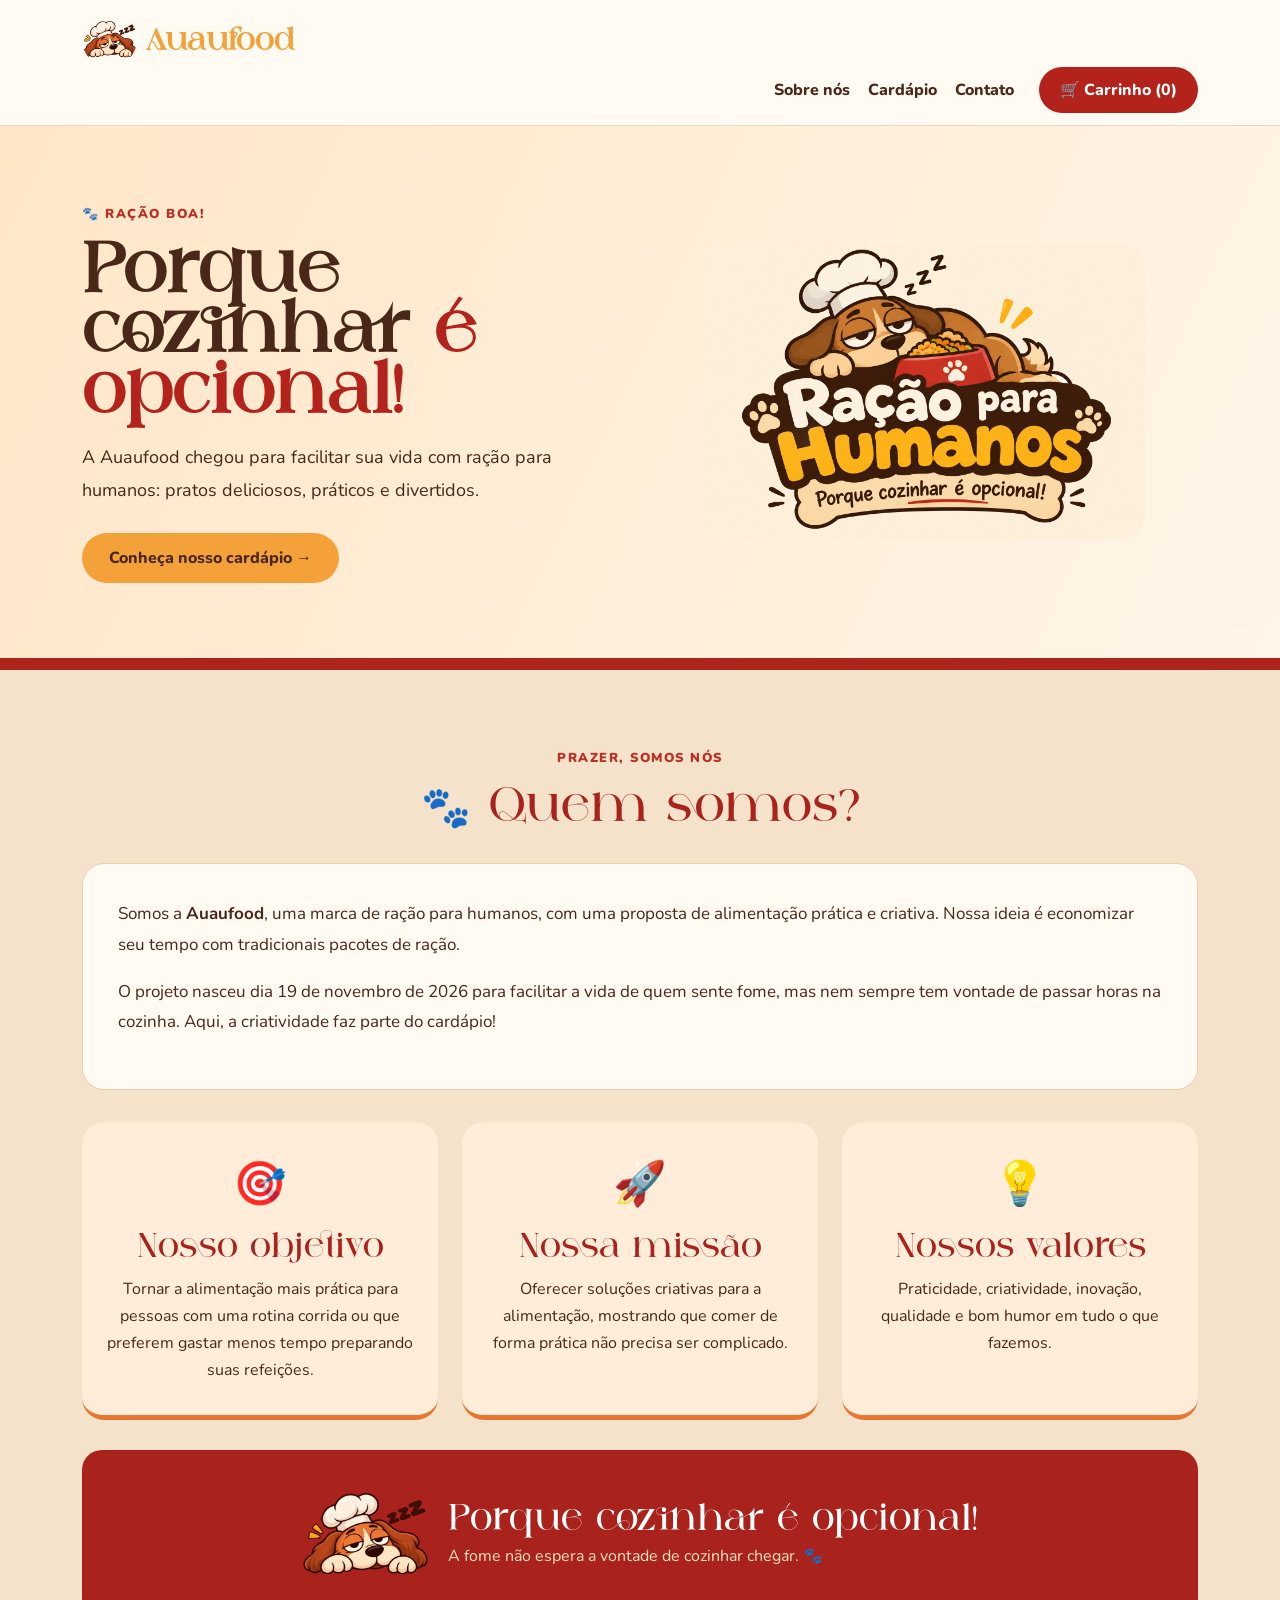
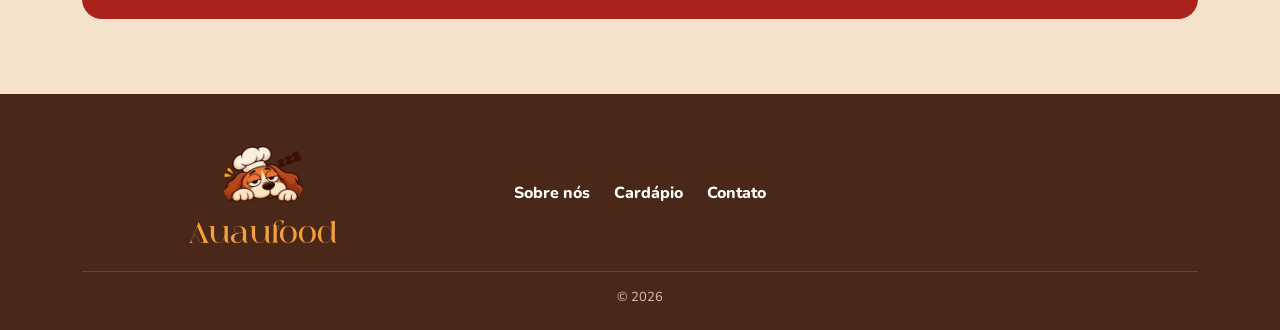
<file: index.html>
<!DOCTYPE html>
<html lang="pt-br">
<head>
  <meta charset="UTF-8">
  <meta name="viewport" content="width=device-width, initial-scale=1.0">
  <title>Auaufood | Sobre nós</title>

  <link href="https://cdn.jsdelivr.net/npm/bootstrap@5.3.3/dist/css/bootstrap.min.css" rel="stylesheet">
  <link href="https://fonts.googleapis.com/css2?family=Fredoka:wght@400;500;600;700&family=Nunito:wght@400;600;700;800&display=swap" rel="stylesheet">
 
  <link rel="stylesheet" href="style.css">
</head>

<body>

<header>
  <nav class="menu-navegacao navbar-expand-lg">
    <div class="container">
      <a class="navbar-brand" href="index.html">
        <img src="img/logo2.png" alt="Logo Auaufood">
        <span>Auaufood</span>
      </a>

      <button class="navbar-toggler" type="button" data-bs-toggle="collapse" data-bs-target="#menu">
        <span class="navbar-toggler-icon"></span>
      </button>

      <div class="collapse navbar-collapse" id="menu">
        <ul class="navbar-nav ms-auto">
          <li class="nav-item"><a class="nav-link active" href="index.html">Sobre nós</a></li>
          <li class="nav-item"><a class="nav-link" href="cardapio.html">Cardápio</a></li>
          <li class="nav-item"><a class="nav-link" href="contato.html">Contato</a></li>
        </ul>
        <a class="btn carrinho ms-lg-3" href="cardapio.html">🛒 Carrinho (<span class="quantidade">0</span>)</a>
      </div>
    </div>
  </nav>
</header>

<main>
  <section class="inicio">
    <div class="container">
      <div class="row align-items-center g-4">
        <div class="col-lg-6">
          <span class="destaque">🐾 RAÇÃO BOA!  </span>
          <h1>Porque cozinhar <span>é opcional!</span></h1>
          <p>A Auaufood chegou para facilitar sua vida com ração para humanos: pratos deliciosos, práticos e divertidos.</p>
          <a href="cardapio.html" class="btn botao">Conheça nosso cardápio →</a>
        </div>

        <div class="col-lg-6 text-center">
          <img src="img/dog.png" alt="Mascote oficial da Auaufood, um cachorrinho com sono" class="cachorro">
        </div>
      </div>
    </div>
  </section>

  <section class="sobre espaco">
    <div class="container">
      <div class="titulo">
        <span class="destaque">PRAZER, SOMOS NÓS</span>
        <h2>🐾 Quem somos?</h2>
      </div>

      <div class="texto-sobre">
        <p>Somos a <strong>Auaufood</strong>, uma marca de ração para humanos, com uma proposta de alimentação prática e criativa. Nossa ideia é economizar seu tempo com tradicionais pacotes de ração.</p>
        <p>O projeto nasceu dia 19 de novembro de 2026 para facilitar a vida de quem sente fome, mas nem sempre tem vontade de passar horas na cozinha. Aqui, a criatividade faz parte do cardápio!</p>
      </div>

      <div class="row g-4 mt-2">
        <div class="col-md-4">
          <div class="caixa-info">
            <span>🎯</span>
            <h3>Nosso objetivo</h3>
            <p>Tornar a alimentação mais prática para pessoas com uma rotina corrida ou que preferem gastar menos tempo preparando suas refeições.</p>
          </div>
        </div>

        <div class="col-md-4">
          <div class="caixa-info">
            <span>🚀</span>
            <h3>Nossa missão</h3>
            <p>Oferecer soluções criativas para a alimentação, mostrando que comer de forma prática não precisa ser complicado.</p>
          </div>
        </div>

        <div class="col-md-4">
          <div class="caixa-info">
            <span>💡</span>
            <h3>Nossos valores</h3>
            <p>Praticidade, criatividade, inovação, qualidade e bom humor em tudo o que fazemos.</p>
          </div>
        </div>
      </div>

      <div class="final-sobre">
        <img src="img/logo2.png" alt="Mascote Auaufood">
        <div>
          <h3>Porque cozinhar é opcional!</h3>
          <p>A fome não espera a vontade de cozinhar chegar. 🐾</p>
        </div>
      </div>
    </div>
  </section>
</main>

<footer>
  <div class="container">
    <div class="row align-items-center text-center g-3">
      <div class="col-md-4">
        <img src="img/logo2.png" alt="Mascote Auaufood" class="logo-rodape">
        <h3><span>Auaufood</span></h3>
      </div>

      <div class="col-md-4 links-rodape">
        <a href="index.html">Sobre nós</a>
        <a href="cardapio.html">Cardápio</a>
        <a href="contato.html">Contato</a>
      </div>
    </div>
    <hr>
    <p class="direitos">© 2026</p>
  </div>
</footer>

</body>
</html>
</file>
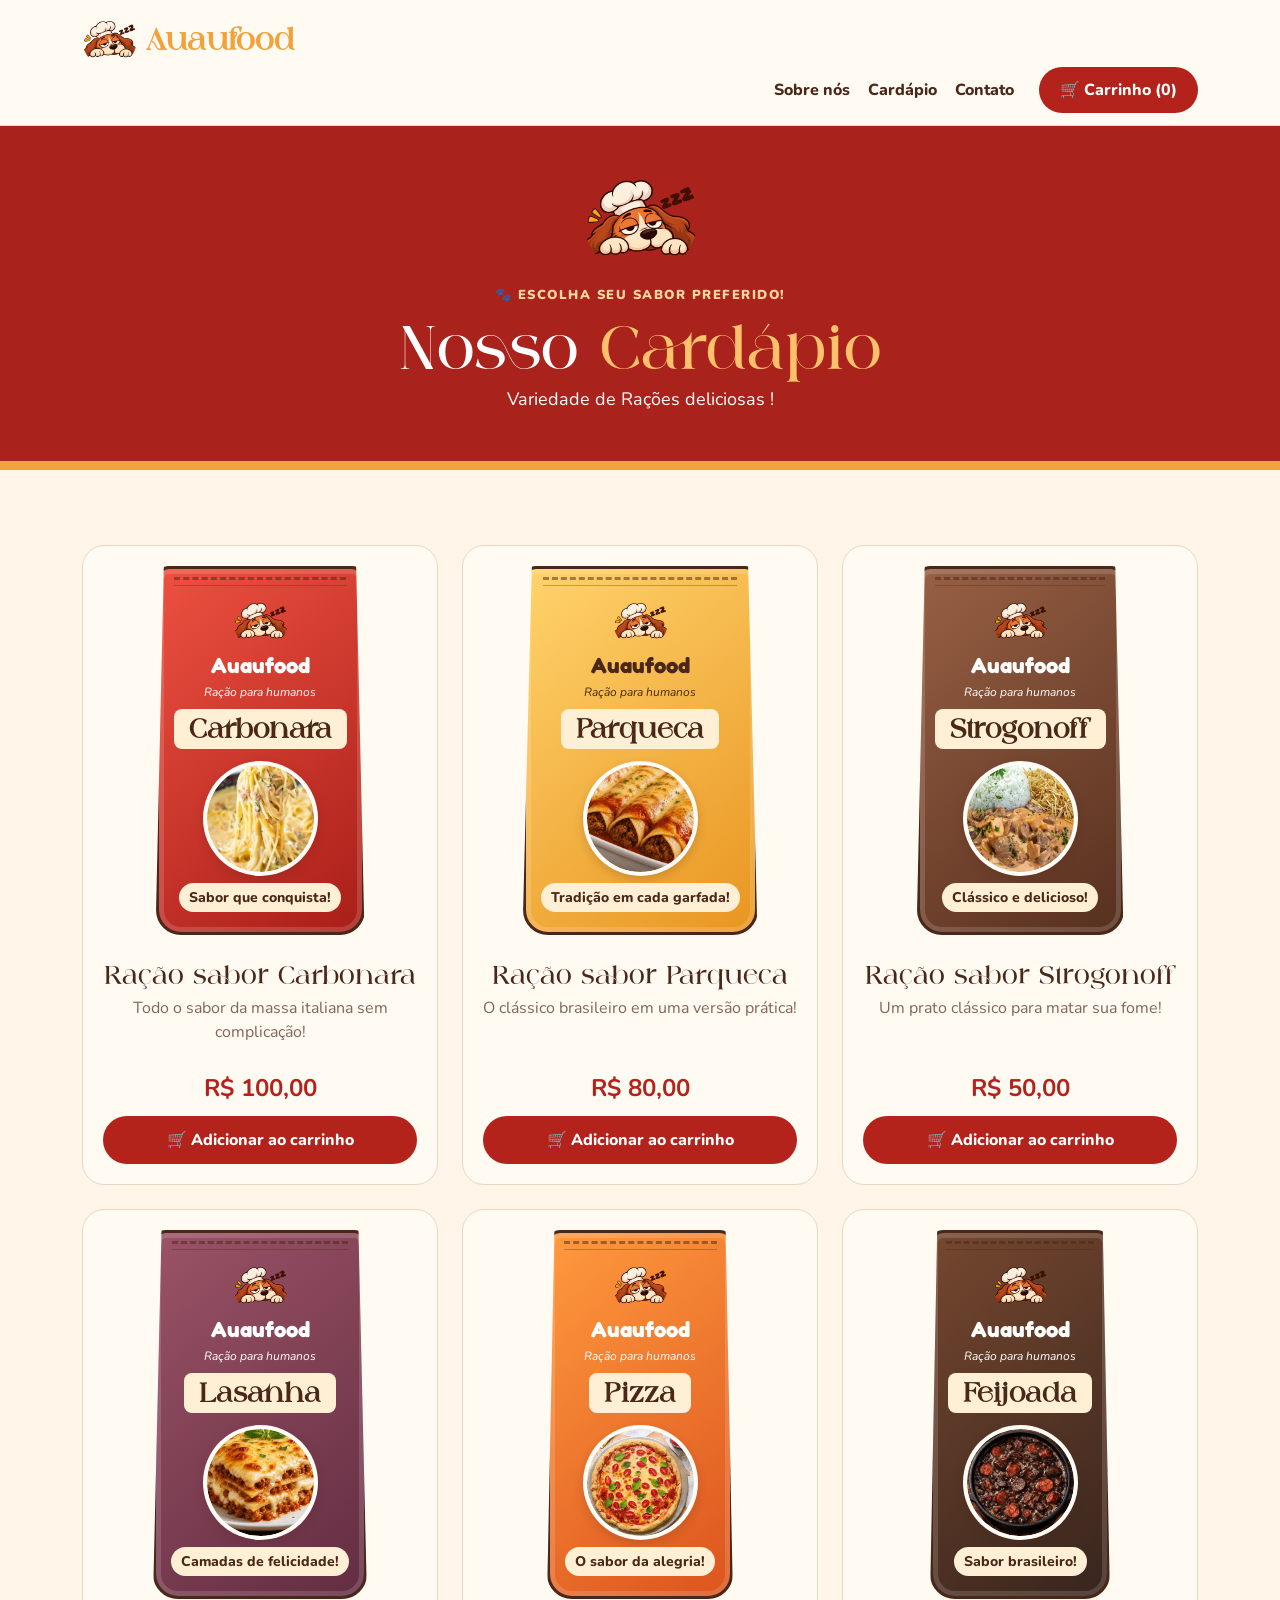
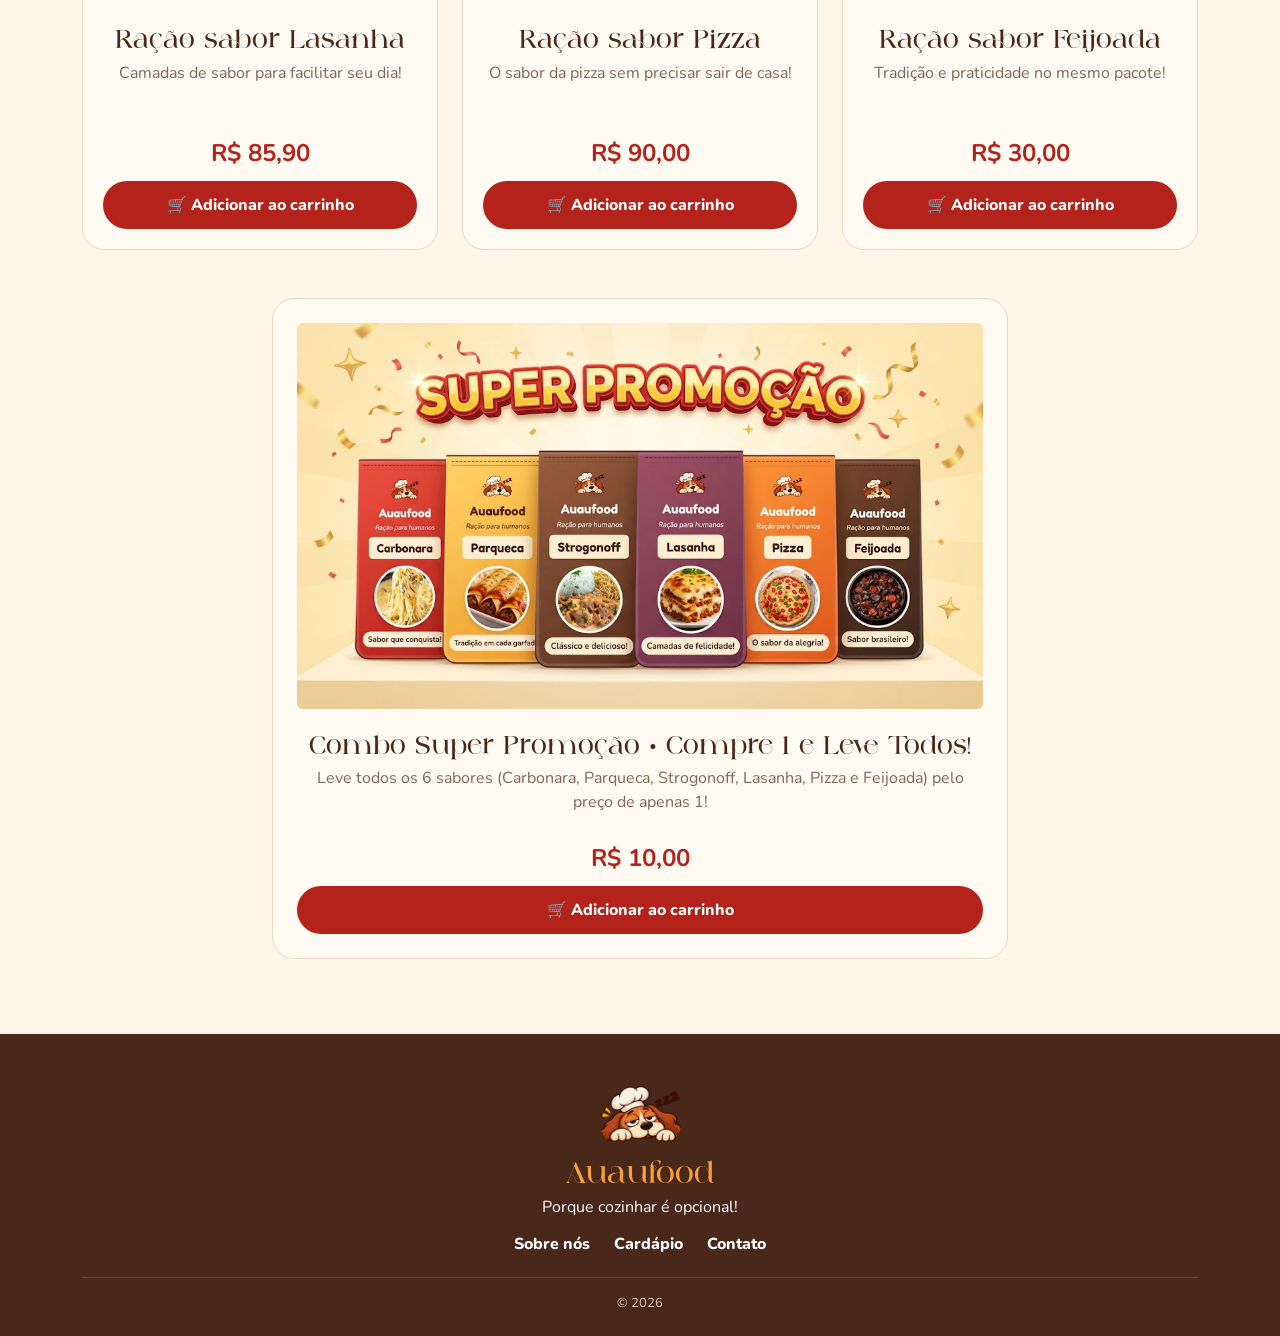
<file: cardapio.html>
<!DOCTYPE html>
<html lang="pt-br">
<head>
  <meta charset="UTF-8">
  <meta name="viewport" content="width=device-width, initial-scale=1.0">
  <title> Auaufood | Cardápio</title>

  <link href="https://cdn.jsdelivr.net/npm/bootstrap@5.3.3/dist/css/bootstrap.min.css" rel="stylesheet">
  <link href="https://fonts.googleapis.com/css2?family=Fredoka:wght@400;500;600;700&family=Nunito:wght@400;600;700;800&display=swap" rel="stylesheet">
  <link rel="stylesheet" href="style.css">

</head>
<body>

<header>
  <nav class="menu-navegacao navbar-expand-lg">
    <div class="container">
      <a class="navbar-brand" href="index.html">
        <img src="img/logo2.png" alt="Logo Auaufood">
        <span>Auaufood</span>
      </a>

      <button class="navbar-toggler" type="button" data-bs-toggle="collapse" data-bs-target="#menu">
        <span class="navbar-toggler-icon"></span>
      </button>

      <div class="collapse navbar-collapse" id="menu">
        <ul class="navbar-nav ms-auto">
          <li class="nav-item"><a class="nav-link" href="index.html">Sobre nós</a></li>
          <li class="nav-item"><a class="nav-link active" href="cardapio.html">Cardápio</a></li>
          <li class="nav-item"><a class="nav-link" href="contato.html">Contato</a></li>
        </ul>

        <button class="btn carrinho ms-lg-3" onclick="mostrarCarrinho()">🛒 Carrinho (<span class="quantidade">0</span>)</button>
      </div>
    </div>
  </nav>
</header>

<main>
  <section class="inicio">
    <div class="container text-center">
      <img src="img/logo2.png" alt="Mascote Auaufood" class="logo-cardapio">
      <span class="destaque">🐾 ESCOLHA SEU SABOR PREFERIDO!</span>
      <h1>Nosso <span>Cardápio</span></h1>
      <p>Variedade de Rações deliciosas !</p>
    </div>
  </section>

  <section class="espaco">
    <div class="container">
      <div class="row g-4">

        <div class="col-sm-6 col-lg-4">
          <article class="produto card h-100">
            <div class="pacote pacote-vermelho">
              <img src="img/logo2.png" alt="Logo Auaufood" class="logo-pacote">
              <strong>Auaufood</strong>
              <em class="descricao-pacote">Ração para humanos</em>
              <h3>Carbonara</h3>
              <div class="comida"><img src="img/Carbonara.jpg" alt="Massa carbonara"></div>
              <small>Sabor que conquista!</small>
            </div>
            <h2>Ração sabor Carbonara</h2>
            <p>Todo o sabor da massa italiana sem complicação!</p>
            <strong class="preco">R$ 100,00</strong>
            <button class="btn botao-produto" onclick="adicionarCarrinho('Carbonara', 24.90)">🛒 Adicionar ao carrinho</button>
          </article>
        </div>

        <div class="col-sm-6 col-lg-4">
          <article class="produto card h-100">
            <div class="pacote pacote-amarelo">
              <img src="img/logo2.png" alt="Logo Auaufood" class="logo-pacote">
              <strong>Auaufood</strong>
              <em class="descricao-pacote">Ração para humanos</em>
              <h3>Parqueca</h3>
              <div class="comida"><img src="img/Panqeca.webp" alt="Panquecas"></div>
              <small>Tradição em cada garfada!</small>
            </div>
            <h2>Ração sabor Parqueca</h2>
            <p>O clássico brasileiro em uma versão prática!</p>
            <strong class="preco">R$ 80,00</strong>
            <button class="btn botao-produto" onclick="adicionarCarrinho('Parqueca', 23.90)">🛒 Adicionar ao carrinho</button>
          </article>
        </div>

        <div class="col-sm-6 col-lg-4">
          <article class="produto card h-100">
            <div class="pacote pacote-marrom">
              <img src="img/logo2.png" alt="Logo Auaufood" class="logo-pacote">
              <strong>Auaufood</strong>
              <em class="descricao-pacote">Ração para humanos</em>
              <h3>Strogonoff</h3>
              <div class="comida"><img src="img/strogonoff.jpg" alt="Prato de strogonoff"></div>
              <small>Clássico e delicioso!</small>
            </div>
            <h2>Ração sabor Strogonoff</h2>
            <p>Um prato clássico para matar sua fome!</p>
            <strong class="preco">R$ 50,00</strong>
            <button class="btn botao-produto" onclick="adicionarCarrinho('Strogonoff', 26.90)">🛒 Adicionar ao carrinho</button>
          </article>
        </div>

        <div class="col-sm-6 col-lg-4">
          <article class="produto card h-100">
            <div class="pacote pacote-roxo">
              <img src="img/logo2.png" alt="Logo Auaufood" class="logo-pacote">
              <strong>Auaufood</strong>
              <em class="descricao-pacote">Ração para humanos</em>
              <h3>Lasanha</h3>
              <div class="comida"><img src="img/lasanha.webp" alt="Fatia de lasanha"></div>
              <small>Camadas de felicidade!</small>
            </div>
            <h2>Ração sabor Lasanha</h2>
            <p>Camadas de sabor para facilitar seu dia!</p>
            <strong class="preco">R$ 85,90</strong>
            <button class="btn botao-produto" onclick="adicionarCarrinho('Lasanha', 27.90)">🛒 Adicionar ao carrinho</button>
          </article>
        </div>

        <div class="col-sm-6 col-lg-4">
          <article class="produto card h-100">
            <div class="pacote pacote-laranja">
              <img src="img/logo2.png" alt="Logo Auaufood" class="logo-pacote">
              <strong>Auaufood</strong>
              <em class="descricao-pacote">Ração para humanos</em>
              <h3>Pizza</h3>
              <div class="comida"><img src="img/pizza.webp" alt="Pizza"></div>
              <small>O sabor da alegria!</small>
            </div>
            <h2>Ração sabor Pizza</h2>
            <p>O sabor da pizza sem precisar sair de casa!</p>
            <strong class="preco">R$ 90,00</strong>
            <button class="btn botao-produto" onclick="adicionarCarrinho('Pizza', 25.90)">🛒 Adicionar ao carrinho</button>
          </article>
        </div>

        <div class="col-sm-6 col-lg-4">
          <article class="produto card h-100">
            <div class="pacote pacote-escuro">
              <img src="img/logo2.png" alt="Logo Auaufood" class="logo-pacote">
              <strong>Auaufood</strong>
              <em class="descricao-pacote">Ração para humanos</em>
              <h3>Feijoada</h3>
              <div class="comida"><img src="img/feijoada.jpg" alt="Prato de comida brasileira"></div>
              <small>Sabor brasileiro!</small>
            </div>
            <h2>Ração sabor Feijoada</h2>
            <p>Tradição e praticidade no mesmo pacote!</p>
            <strong class="preco">R$ 30,00</strong>
            <button class="btn botao-produto" onclick="adicionarCarrinho('Feijoada', 26.90)">🛒 Adicionar ao carrinho</button>
          </article>
        </div>

        <div class="col-12 col-lg-8 mx-auto mt-5">
          <article class="produto card h-100 text-center p-4">
            <img src="img/promocao.webp" alt="Super Promoção - Compre 1 e Leve Todos" class="img-fluid rounded mb-3 w-100">
            <h2>Combo Super Promoção • Compre 1 e Leve Todos!</h2>
            <p>Leve todos os 6 sabores (Carbonara, Parqueca, Strogonoff, Lasanha, Pizza e Feijoada) pelo preço de apenas 1!</p>
            <strong class="preco">R$ 10,00</strong>
            <button class="btn botao-produto" onclick="adicionarCarrinho('Combo Super Promoção (Compre 1 e Leve Todos)', 100.00)">🛒 Adicionar ao carrinho</button>
          </article>
        </div>

      </div>
    </div>
  </section>
</main>

<footer>
  <div class="container text-center">
    <img src="img/logo2.png" alt="Mascote Auaufood" class="logo-rodape">
    <h3><span>Auaufood</span></h3>
    <p>Porque cozinhar é opcional!</p>
    <div class="links-rodape">
      <a href="index.html">Sobre nós</a>
      <a href="cardapio.html">Cardápio</a>
      <a href="contato.html">Contato</a>
    </div>
    <hr>
    <p class="direitos">© 2026 </p>
  </div>
</footer>

</body>
</html>
</file>
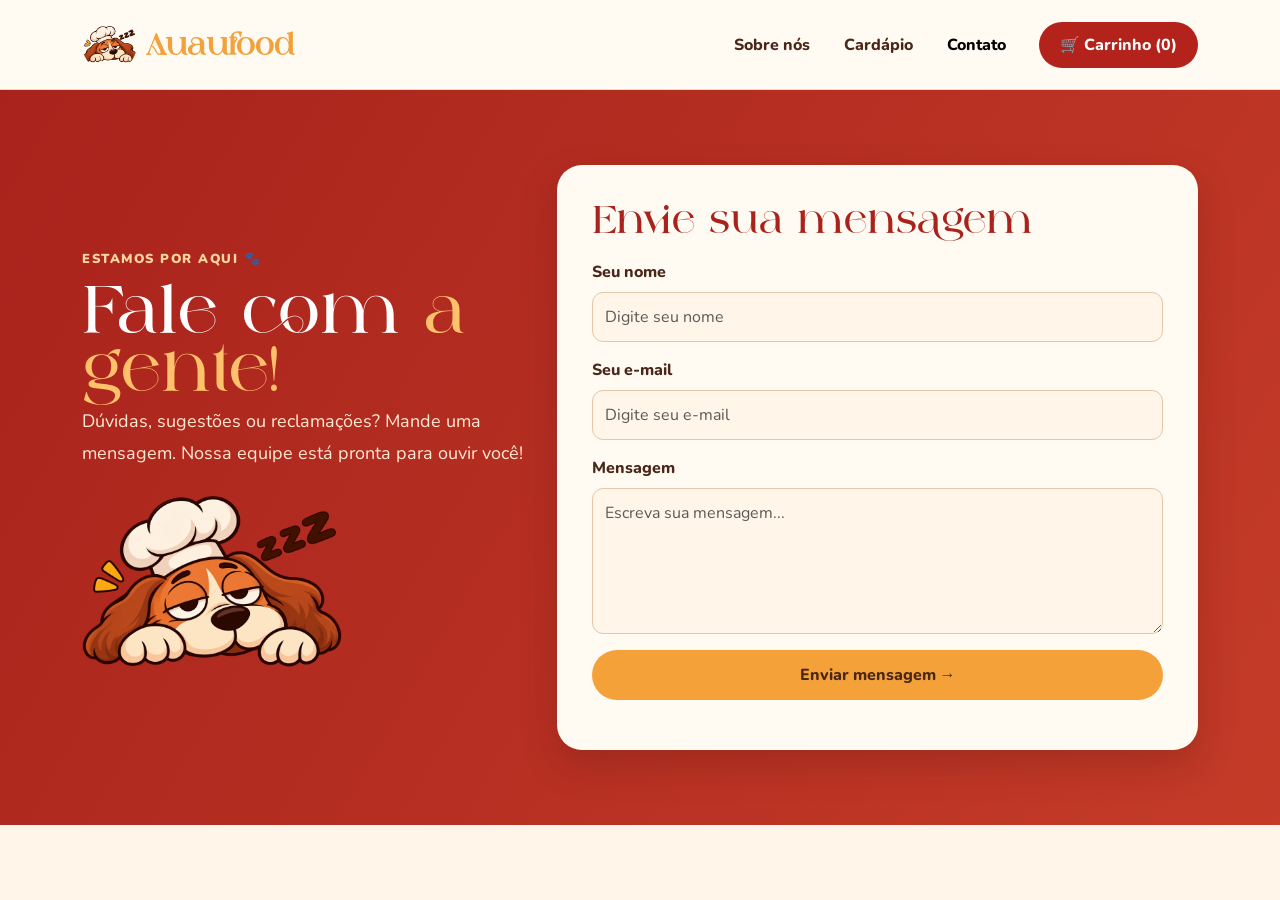
<file: contato.html>
<!DOCTYPE html>
<html lang="pt-br">
<head>
  <meta charset="UTF-8">
  <meta name="viewport" content="width=device-width, initial-scale=1.0">
  <title>Auaufood | Contato</title>

  <link href="https://cdn.jsdelivr.net/npm/bootstrap@5.3.3/dist/css/bootstrap.min.css" rel="stylesheet">
  <link href="https://fonts.googleapis.com/css2?family=Fredoka:wght@400;500;600;700&family=Nunito:wght@400;600;700;800&display=swap" rel="stylesheet">
  <link rel="stylesheet" href="style.css">

</head>
<body>

<header>
  <nav class="menu-navegacao navbar navbar-expand-lg">
    <div class="container">
      <a class="navbar-brand" href="index.html">
        <img src="img/logo2.png" alt="Logo Auaufood">
        <span>Auaufood</span>
      </a>

      <button class="navbar-toggler" type="button" data-bs-toggle="collapse" data-bs-target="#menu">
        <span class="navbar-toggler-icon"></span>
      </button>

      <div class="collapse navbar-collapse" id="menu">
        <ul class="navbar-nav ms-auto">
          <li class="nav-item"><a class="nav-link" href="index.html">Sobre nós</a></li>
          <li class="nav-item"><a class="nav-link" href="cardapio.html">Cardápio</a></li>
          <li class="nav-item"><a class="nav-link active" href="contato.html">Contato</a></li>
        </ul>
        <a class="btn carrinho ms-lg-3" href="cardapio.html">🛒 Carrinho (<span class="quantidade">0</span>)</a>
      </div>
    </div>
  </nav>
</header>

<main>
  <section class="inicio">
    <div class="container">
      <div class="row align-items-center g-4">
        <div class="col-lg-5 text-center text-lg-start">
          <span class="destaque">ESTAMOS POR AQUI 🐾</span>
          <h1>Fale com <span>a gente!</span></h1>
          <p>Dúvidas, sugestões ou reclamações? Mande uma mensagem. Nossa equipe está pronta para ouvir você!</p>
          <img src="img/logo2.png" alt="Mascote Auaufood" class="logo-contato">
        </div>

        <div class="col-lg-7">
          <div class="caixa-contato">
            <h2>Envie sua mensagem</h2>
            <form id="formContato">
              <div class="mb-3">
                <label for="nome" class="form-label">Seu nome</label>
                <input type="text" id="nome" class="form-control" placeholder="Digite seu nome" required>
              </div>

              <div class="mb-3">
                <label for="email" class="form-label">Seu e-mail</label>
                <input type="email" id="email" class="form-control" placeholder="Digite seu e-mail" required>
              </div>

              <div class="mb-3">
                <label for="mensagem" class="form-label">Mensagem</label>
                <textarea id="mensagem" class="form-control" rows="5" placeholder="Escreva sua mensagem..." required></textarea>
              </div>

              <button type="submit" class="btn botao w-100">Enviar mensagem →</button>
            </form>
            <div id="respostaContato"></div>
          </div>
        </div>
      </div>
    </div>
  </section>
</main>
</file>
<file: style.css>
@font-face {
    font-family: 'against';
    src:url(./fonts/against\ regular.otf);
}

*{
  margin: 0;
  padding: 0;
  box-sizing: border-box;
}

html {
  scroll-behavior: smooth;
}

body {
  background: #fff6e9;
  color: #492719;
  font-family: 'Nunito', sans-serif;
}

h1, h2, h3, h4, .navbar-brand {
  font-family: 'against';
}

.espaco {
  padding: 75px 0;
}

.menu-navegacao {
  background: #fffaf2;
  padding: 12px 0;
  border-bottom: 1px solid #ecd9c3;
}

.navbar-brand {
  color: #a9231c;
  font-size: 25px;
  font-weight: 700;
  display: flex;
  align-items: center;
  gap: 9px;
}

.navbar-brand img {
  width: 55px;
  height: 55px;
  object-fit: contain;
  border-radius: 50%;
}

.navbar-brand span, footer span {
  color: #f2a13b;
}

.nav-link {
  color: #492719;
  font-weight: 800;
  margin: 0 9px;
}

.nav-link:hover, .nav-link.active {
  color: #b3221b;
}

.carrinho {
  background: #b3221b;
  color: white;
  border-radius: 30px;
  padding: 10px 20px;
  font-weight: 800;
}

.carrinho:hover {
  background: #861a15;
  color: white;
}

.botao {
  background: #f5a13a;
  color: #492719;
  border: 0;
  border-radius: 30px;
  padding: 13px 27px;
  font-weight: 800;
}

.botao:hover {
  background: #ffc16b;
  color: #492719;
}

.destaque {
  display: inline-block;
  color: #bd3025;
  font-size: 13px;
  font-weight: 900;
  letter-spacing: 1.5px;
  margin-bottom: 12px;
}


/* INÍCIO */

.inicio:has(.cachorro) {
  background: linear-gradient(115deg, #ffe6c7, #fff5e8);
  padding: 75px 0;
  border-bottom: 12px solid #ad241d;
}

.inicio:has(.cachorro) h1 {
  color: #492719;
  font-size: 58px;
  line-height: 1.05;
  font-weight: 700;
  margin-bottom: 22px;
}

.inicio:has(.cachorro) h1 span,
.inicio:has(.logo-cardapio) h1 span {
  color: #b3221b;
}

.inicio:has(.cachorro) p,
.inicio:has(.logo-contato) p {
  font-size: 18px;
  line-height: 1.8;
  max-width: 520px;
  margin-bottom: 27px;
}

.cachorro {
  width: 100%;
  max-width: 440px;
  height: auto;
  object-fit: contain;
  border-radius: 25px;
}

.hero-sticker {
  background: #b3221b;
  color: white;
  display: inline-block;
  padding: 15px 25px;
  border-radius: 18px;
  font-family: 'Fredoka', sans-serif;
  font-size: 20px;
  transform: rotate(-5deg);
  margin: -15px 0 0 180px;
}


/* SOBRE NÓS */

.sobre {
  background: #f4e2ca;
}

.titulo {
  text-align: center;
  margin-bottom: 35px;
}

.titulo h2 {
  color: #a9231c;
  font-size: 40px;
}

.texto-sobre {
  background: #fffaf2;
  border-radius: 22px;
  padding: 35px;
  border: 1px solid #e8cfb2;
  font-size: 17px;
  line-height: 1.8;
}

.caixa-info {
  height: 100%;
  text-align: center;
  background: #ffedda;
  border-radius: 22px;
  padding: 30px 23px;
  border-bottom: 5px solid #e87532;
  transition: .3s;
}

.caixa-info:hover {
  transform: translateY(-6px);
}

.caixa-info span {
  font-size: 43px;
}

.caixa-info h3 {
  color: #a9231c;
  margin: 13px 0;
}

.caixa-info p {
  line-height: 1.7;
  margin-bottom: 0;
}

.final-sobre {
  margin-top: 30px;
  background: #a9231c;
  color: white;
  border-radius: 20px;
  padding: 22px 28px;
  display: flex;
  align-items: center;
  justify-content: center;
  gap: 20px;
  text-align: left;
}

.final-sobre img {
  width: 125px;
  height: 125px;
  object-fit: contain;
  border-radius: 15px;
}

.final-sobre h3 {
  font-size: 30px;
}

.final-sobre p {
  margin: 0;
  color: #ffe3c2;
}


/* CARDÁPIO */

.inicio:has(.logo-cardapio) {
  background: #a9231c;
  color: white;
  padding: 35px 0 48px;
  border-bottom: 9px solid #f3a13b;
}

.inicio:has(.logo-cardapio) .destaque {
  color: #ffd69e;
  display: block;
}

.inicio:has(.logo-cardapio) h1 {
  font-size: 50px;
}

.inicio:has(.logo-cardapio) h1 span {
  color: #ffc16b;
}

.inicio:has(.logo-cardapio) p {
  margin: 8px 0 0;
  font-size: 18px;
}

.logo-cardapio {
  width: 115px;
  height: 115px;
  object-fit: contain;
  border-radius: 50%;
  margin-bottom: 10px;
}

.produto.card {
  display: flex;
  flex-direction: column;
  background: #fffaf2;
  border: 1px solid #ead7c1;
  border-radius: 22px;
  padding: 20px;
  text-align: center;
  height: 100%;
  transition: .3s;
}

.produto:hover {
  transform: translateY(-7px);
  box-shadow: 0 12px 25px #49271920;
}

.pacote {
  min-height: 300px;
  max-width: 245px;
  margin: 0 auto 20px;
  padding: 17px 15px 20px;
  border: 3px solid #492719;
  border-radius: 13px 13px 25px 25px;
  clip-path: polygon(4% 0, 96% 0, 100% 100%, 0 100%);
  display: flex;
  flex-direction: column;
  align-items: center;
  justify-content: center;
  box-shadow: inset 0 0 0 5px #ffffff25;
  position: relative;
}

.pacote:before {
  content: '';
  width: 85%;
  height: 9px;
  border-top: 3px dashed #49271980;
  border-bottom: 1px solid #49271950;
  position: absolute;
  top: 8px;
}

.logo-pacote {
  width: 55px;
  height: 55px;
  object-fit: contain;
  border-radius: 50%;
  margin-top: 8px;
}

.pacote strong {
  font-family: 'Fredoka', sans-serif;
  font-size: 22px;
  line-height: 1;
  text-align: center;
  margin: 5px 0 7px;
}

.descricao-pacote {
  font-size: 12px;
  margin-bottom: 8px;
}

.pacote h3 {
  background: #fff0d5;
  color: #492719;
  border-radius: 8px;
  padding: 7px 15px;
  font-size: 22px;
  font-weight: 700;
  margin: 0;
}

.pacote .comida {
  background: #fff5e7;
  border: 4px solid #ffffffaa;
  border-radius: 50%;
  width: 115px;
  height: 115px;
  display: flex;
  align-items: center;
  justify-content: center;
  margin: 12px 0 7px;
  box-shadow: 0 4px 10px #49271930;
  overflow: hidden;
}

.pacote .comida img {
  width: 100%;
  height: 100%;
  object-fit: cover;
  border-radius: 50%;
}

.pacote small {
  background: #fff0d5;
  color: #492719;
  border-radius: 20px;
  padding: 4px 10px;
  font-weight: 800;
}

.pacote-vermelho {
  background: linear-gradient(140deg, #ed5140, #a91e19);
  color: white;
}

.pacote-amarelo {
  background: linear-gradient(140deg, #ffd36c, #e99521);
  color: #492719;
}

.pacote-marrom {
  background: linear-gradient(140deg, #986044, #57301f);
  color: white;
}

.pacote-roxo {
  background: linear-gradient(140deg, #9b5366, #632d42);
  color: white;
}

.pacote-laranja {
  background: linear-gradient(140deg, #ff9a3e, #dc541e);
  color: white;
}

.pacote-escuro {
  background: linear-gradient(140deg, #75472f, #38251d);
  color: white;
}

.produto h2 {
  color: #492719;
  font-size: 21px;
  margin: 8px 0;
}

.produto p {
  color: #806657;
  min-height: 48px;
}

.preco {
  display: block;
  color: #b3221b;
  font-size: 24px;
  margin: 10px 0;
}

.botao-produto {
  width: 100%;
  border-radius: 25px;
  background: #b3221b;
  color: white;
  font-weight: 800;
  padding: 11px;
}

.botao-produto:hover {
  background: #e87532;
  color: white;
}


/* CONTATO */

.inicio:has(.logo-contato) {
  background: linear-gradient(120deg, #a9231c 0%, #c43b28 100%);
  color: white;
  padding: 75px 0;
  min-height: 75vh;
}

.inicio:has(.logo-contato) .destaque {
  color: #ffd69e;
}

.inicio:has(.logo-contato) h1 {
  font-size: 55px;
  line-height: 1.05;
}

.inicio:has(.logo-contato) h1 span {
  color: #ffc16b;
}

.inicio:has(.logo-contato) p {
  color: #ffead4;
}

.logo-contato {
  width: 260px;
  max-width: 100%;
  height: auto;
  object-fit: contain;
  border-radius: 20px;
}

.caixa-contato {
  background: #fffaf2;
  color: #492719;
  padding: 35px;
  border-radius: 25px;
  box-shadow: 0 15px 35px #54150f40;
}

.caixa-contato h2 {
  color: #a9231c;
  margin-bottom: 22px;
}

.form-label {
  font-weight: 800;
}

.form-control {
  background: #fff5e8;
  border: 1px solid #e4c7a8;
  border-radius: 11px;
  padding: 12px;
}

.form-control:focus {
  border-color: #b3221b;
  box-shadow: 0 0 5px #b3221b40;
}

#respostaContato {
  margin-top: 15px;
  font-weight: 800;
}


/* RODAPÉ */

footer {
  background: #492719;
  color: white;
  padding: 38px 0 15px;
}

footer h3 {
  font-size: 25px;
}

footer p {
  margin-bottom: 8px;
}

.logo-rodape {
  width: 85px;
  height: 85px;
  object-fit: contain;
  border-radius: 50%;
}

.links-rodape a {
  color: white;
  text-decoration: none;
  margin: 5px 10px;
  display: inline-block;
  font-weight: 800;
}

.links-rodape a:hover {
  color: #ffb24f;
}

footer hr {
  border-color: #b99a80;
}

.direitos {
  text-align: center;
  font-size: 13px;
  color: #d8c4b1;
}
</file>
